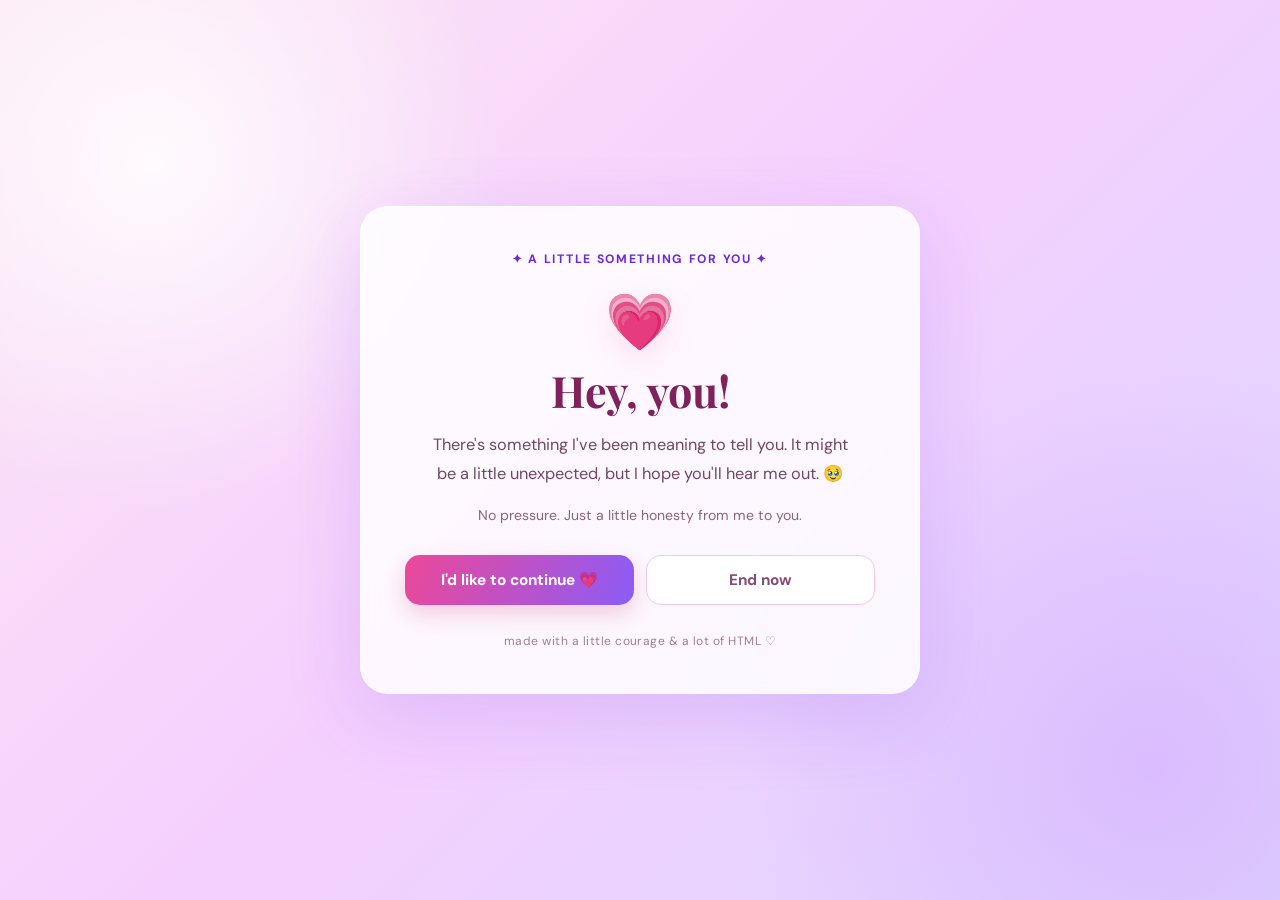
<file: index.html>
<!DOCTYPE html>
<html lang="en">
<head>
  <meta charset="UTF-8">
  <meta name="viewport" content="width=device-width, initial-scale=1.0">
  <meta name="theme-color" content="#fce7f3">
  <title>A Little Message for You 💗</title>
  <link rel="stylesheet" href="style.css">
</head>
<body>
  <div class="hearts" aria-hidden="true">
    <span>♡</span><span>✦</span><span>♡</span><span>✧</span><span>♡</span>
  </div>

  <main class="card">
    <div class="eyebrow">✦ a little something for you ✦</div>
    <div class="big-heart" aria-hidden="true">💗</div>
    <h1>Hey, you!</h1>
    <p class="intro">
      There's something I've been meaning to tell you.
      It might be a little unexpected, but I hope you'll hear me out. 🥹
    </p>
    <p class="small-note">No pressure. Just a little honesty from me to you.</p>

    <div class="actions">
      <a class="button primary" href="confession.html">I'd like to continue 💗</a>
      <a class="button secondary" href="confirm.html">End now</a>
    </div>
    <footer>made with a little courage & a lot of HTML ♡</footer>
  </main>
</body>
</html>
</file>
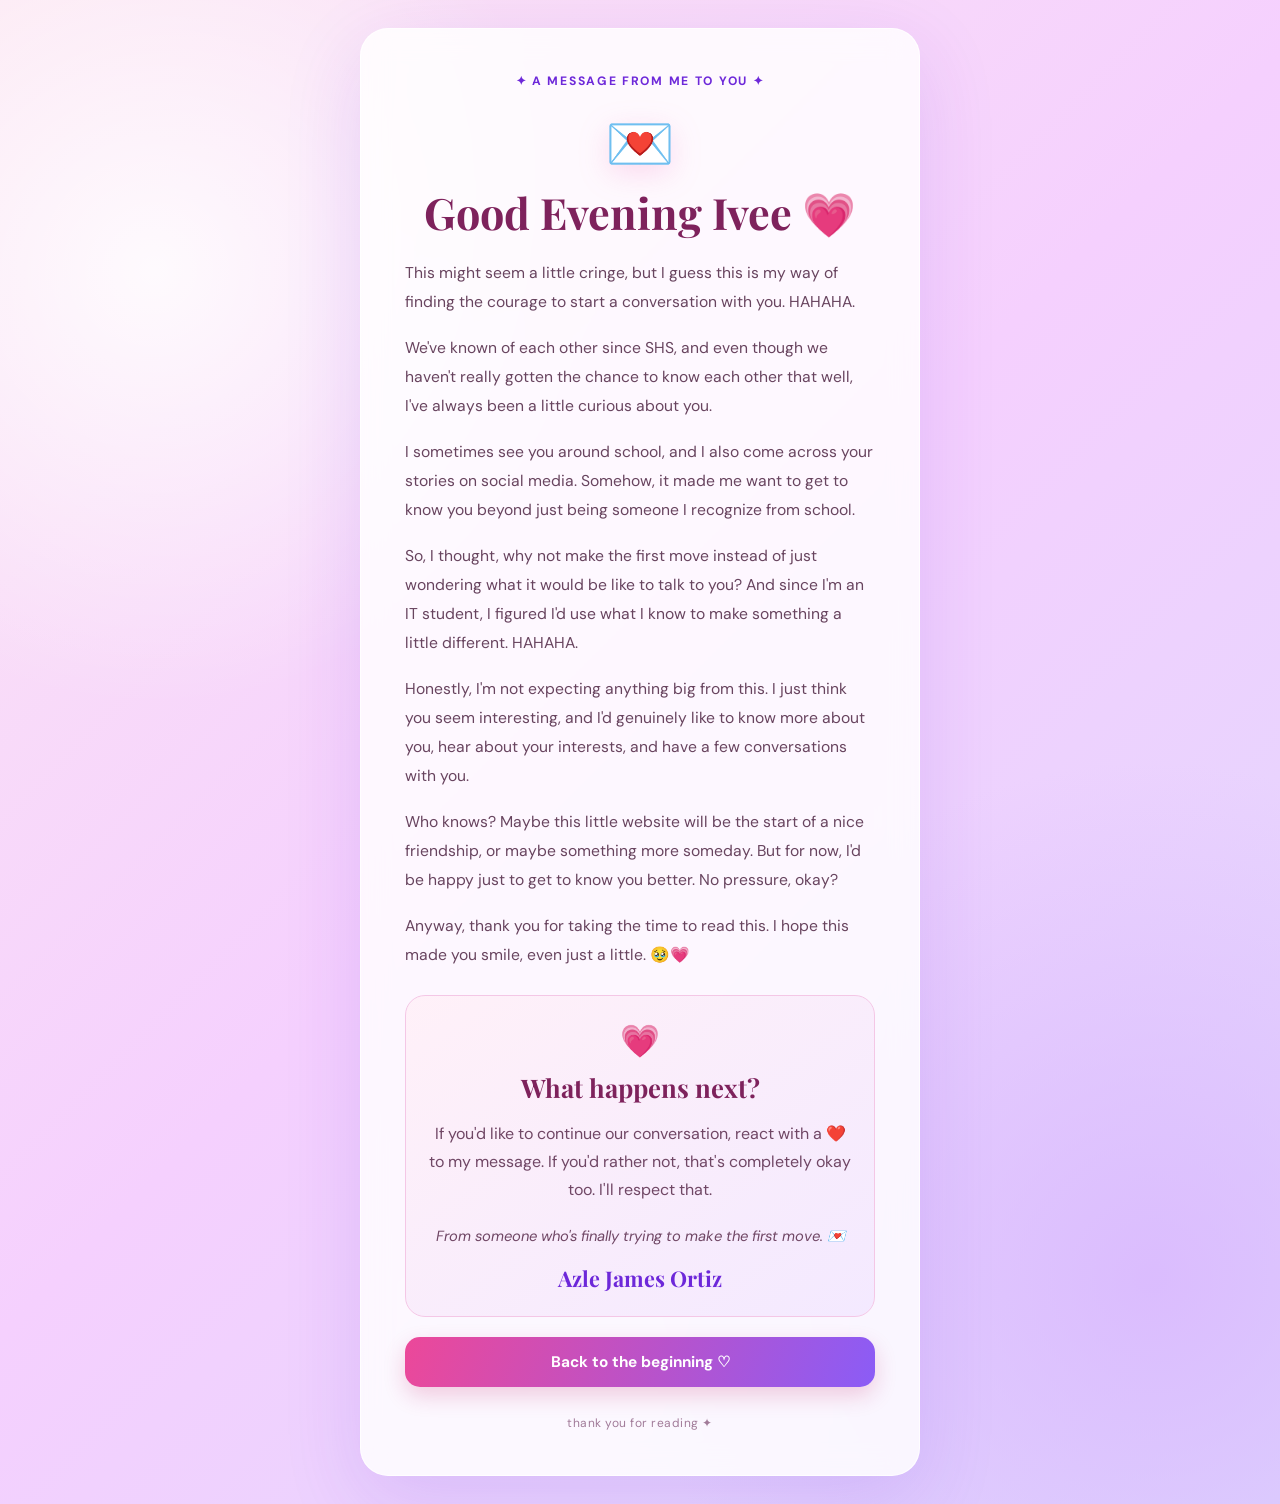
<file: confession.html>
<!DOCTYPE html>
<html lang="en">
<head>
  <meta charset="UTF-8">
  <meta name="viewport" content="width=device-width, initial-scale=1.0">
  <meta name="theme-color" content="#fce7f3">
  <title>A Little Honesty 💌</title>
  <link rel="stylesheet" href="style.css">
</head>
<body>
  <div class="hearts" aria-hidden="true">
    <span>♡</span><span>✦</span><span>♡</span><span>✧</span><span>♡</span>
  </div>

  <main class="card letter-card">
    <div class="eyebrow">✦ a message from me to you ✦</div>
    <div class="big-heart" aria-hidden="true">💌</div>
    <h1>Good Evening Ivee 💗</h1>

    <article class="letter">
      <p>This might seem a little cringe, but I guess this is my way of finding the courage to start a conversation with you. HAHAHA.</p>

      <p>We've known of each other since SHS, and even though we haven't really gotten the chance to know each other that well, I've always been a little curious about you.</p>

      <p>I sometimes see you around school, and I also come across your stories on social media. Somehow, it made me want to get to know you beyond just being someone I recognize from school.</p>

      <p>So, I thought, why not make the first move instead of just wondering what it would be like to talk to you? And since I'm an IT student, I figured I'd use what I know to make something a little different. HAHAHA.</p>

      <p>Honestly, I'm not expecting anything big from this. I just think you seem interesting, and I'd genuinely like to know more about you, hear about your interests, and have a few conversations with you.</p>

      <p>Who knows? Maybe this little website will be the start of a nice friendship, or maybe something more someday. But for now, I'd be happy just to get to know you better. No pressure, okay?</p>

      <p>Anyway, thank you for taking the time to read this. I hope this made you smile, even just a little. 🥹💗</p>
    </article>

    <section class="ending">
      <div class="ending-heart">💗</div>
      <h2>What happens next?</h2>
      <p>If you'd like to continue our conversation, react with a <strong>❤️</strong> to my message. If you'd rather not, that's completely okay too. I'll respect that.</p>
      <p class="signature">From someone who's finally trying to make the first move. 💌</p>
      <div class="name">Azle James Ortiz</div>
    </section>

    <a class="button primary full-button" href="index.html">Back to the beginning ♡</a>
    <footer>thank you for reading ✦</footer>
  </main>
</body>
</html>
</file>
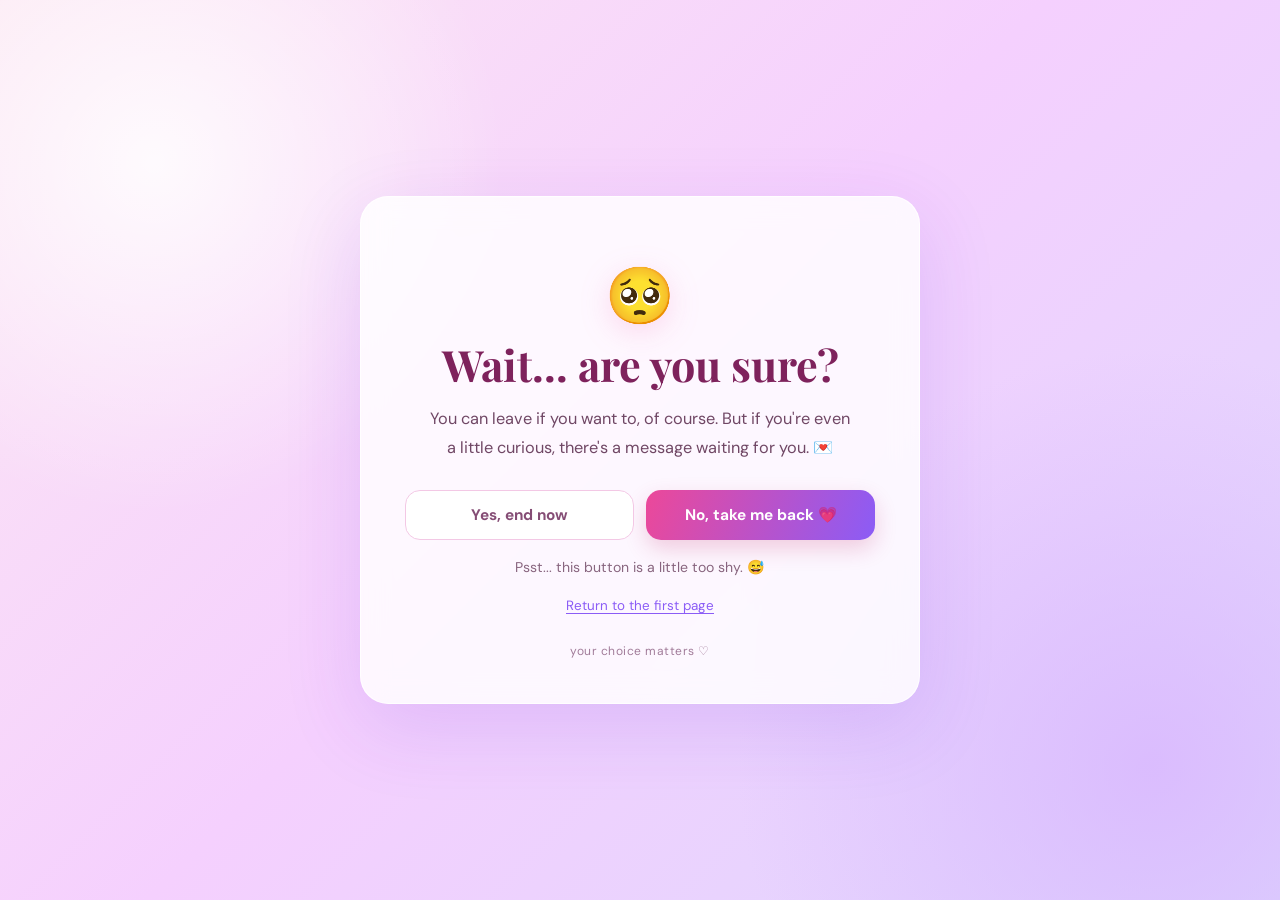
<file: confirm.html>
<!DOCTYPE html>
<html lang="en">
<head>
  <meta charset="UTF-8">
  <meta name="viewport" content="width=device-width, initial-scale=1.0">
  <meta name="theme-color" content="#fce7f3">
  <title>Are You Sure? 🥺</title>
  <link rel="stylesheet" href="style.css">
</head>
<body>
  <div class="hearts" aria-hidden="true">
    <span>♡</span><span>✦</span><span>♡</span><span>✧</span><span>♡</span>
  </div>

  <main class="card">
    <div class="big-heart" aria-hidden="true">🥺</div>
    <h1>Wait... are you sure?</h1>
    <p class="intro">You can leave if you want to, of course. But if you're even a little curious, there's a message waiting for you. 💌</p>

    <div class="actions confirm-actions">
      <button class="button secondary" id="endButton" type="button" aria-label="Yes, end now">Yes, end now</button>
      <a class="button primary" href="index.html">No, take me back 💗</a>
    </div>
    <p class="small-note" id="playfulNote" aria-live="polite">Psst... this button is a little too shy. 😅</p>
    <a class="quiet-link" href="index.html">Return to the first page</a>
    <footer>your choice matters ♡</footer>
  </main>
  <script src="script.js"></script>
</body>
</html>
</file>
<file: style.css>
@import url('https://fonts.googleapis.com/css2?family=DM+Sans:wght@400;500;600;700&family=Playfair+Display:wght@600;700&display=swap');

:root {
  --pink: #ec4899;
  --pink-dark: #be185d;
  --purple: #8b5cf6;
  --purple-dark: #6d28d9;
  --ink: #51204a;
  --muted: #88657f;
  --glass: rgba(255, 255, 255, 0.83);
}

* { box-sizing: border-box; }

html { min-height: 100%; }

body {
  margin: 0;
  min-height: 100vh;
  padding: 28px 16px;
  display: flex;
  align-items: center;
  justify-content: center;
  color: var(--ink);
  font-family: 'DM Sans', sans-serif;
  background:
    radial-gradient(circle at 12% 18%, rgba(255,255,255,.85), transparent 26%),
    radial-gradient(circle at 90% 85%, rgba(216,180,254,.75), transparent 30%),
    linear-gradient(135deg, #fce7f3 0%, #f5d0fe 48%, #ddd6fe 100%);
  overflow-x: hidden;
}

.hearts {
  position: fixed;
  inset: 0;
  overflow: hidden;
  pointer-events: none;
  z-index: 0;
}

.hearts span {
  position: absolute;
  bottom: -50px;
  color: rgba(190, 24, 93, .22);
  font-size: 26px;
  animation: float-up 13s linear infinite;
}
.hearts span:nth-child(1) { left: 8%; animation-delay: 0s; font-size: 32px; }
.hearts span:nth-child(2) { left: 28%; animation-delay: 3s; font-size: 19px; }
.hearts span:nth-child(3) { left: 58%; animation-delay: 6s; font-size: 38px; }
.hearts span:nth-child(4) { left: 76%; animation-delay: 2s; font-size: 22px; }
.hearts span:nth-child(5) { left: 91%; animation-delay: 8s; font-size: 30px; }

@keyframes float-up {
  0% { transform: translateY(0) rotate(0); opacity: 0; }
  12% { opacity: 1; }
  85% { opacity: .75; }
  100% { transform: translateY(-115vh) rotate(28deg); opacity: 0; }
}

.card {
  position: relative;
  z-index: 1;
  width: min(100%, 560px);
  padding: clamp(25px, 6vw, 44px);
  text-align: center;
  border: 1px solid rgba(255,255,255,.8);
  border-radius: 28px;
  background: var(--glass);
  box-shadow: 0 24px 80px rgba(109, 40, 217, .14);
  backdrop-filter: blur(14px);
  animation: appear .65s ease both;
}

@keyframes appear {
  from { opacity: 0; transform: translateY(14px) scale(.985); }
  to { opacity: 1; transform: translateY(0) scale(1); }
}

.eyebrow {
  color: var(--purple-dark);
  font-size: .76rem;
  font-weight: 700;
  letter-spacing: .14em;
  text-transform: uppercase;
}

.big-heart {
  margin: 18px 0 8px;
  font-size: 3.5rem;
  filter: drop-shadow(0 8px 15px rgba(236,72,153,.18));
  animation: heartbeat 2s ease-in-out infinite;
}

@keyframes heartbeat {
  0%, 100% { transform: scale(1); }
  8% { transform: scale(1.08); }
  16% { transform: scale(1); }
  24% { transform: scale(1.05); }
  32% { transform: scale(1); }
}

h1, h2 {
  font-family: 'Playfair Display', Georgia, serif;
  color: #7e225c;
}

h1 {
  margin: 8px 0 14px;
  font-size: clamp(2rem, 7vw, 2.7rem);
  line-height: 1.15;
}

.intro {
  max-width: 420px;
  margin: 0 auto;
  color: #704765;
  font-size: 1.02rem;
  line-height: 1.8;
}

.small-note {
  margin: 16px 0 0;
  color: var(--muted);
  font-size: .88rem;
  line-height: 1.6;
}

.actions {
  display: grid;
  gap: 12px;
  margin-top: 28px;
}

.button {
  min-height: 50px;
  display: inline-flex;
  align-items: center;
  justify-content: center;
  padding: 13px 20px;
  border: 0;
  border-radius: 15px;
  font: inherit;
  font-size: .96rem;
  font-weight: 700;
  text-decoration: none;
  cursor: pointer;
  transition: transform .2s ease, box-shadow .2s ease, background .2s ease;
  -webkit-tap-highlight-color: transparent;
}

.button:hover { transform: translateY(-2px); }
.button:focus-visible { outline: 3px solid #7c3aed; outline-offset: 3px; }

.primary {
  color: white;
  background: linear-gradient(110deg, var(--pink), var(--purple));
  box-shadow: 0 9px 22px rgba(190, 24, 93, .2);
}
.primary:hover { box-shadow: 0 12px 28px rgba(109, 40, 217, .25); }

.secondary {
  color: #854d75;
  background: #fff;
  border: 1px solid #f3c8e5;
}

.confirm-actions { position: relative; }
#endButton { position: relative; }
.quiet-link {
  display: inline-block;
  margin-top: 18px;
  color: #8b5cf6;
  font-size: .84rem;
  text-decoration: underline;
  text-underline-offset: 3px;
}

.letter-card { text-align: left; }
.letter-card > .eyebrow,
.letter-card > .big-heart,
.letter-card > h1,
.letter-card > footer { text-align: center; }

.letter {
  margin-top: 20px;
  color: #68445f;
  font-size: .98rem;
  line-height: 1.85;
}
.letter p { margin: 0 0 17px; }

.ending {
  margin-top: 26px;
  padding: 24px 20px;
  border: 1px solid #f4c7e6;
  border-radius: 20px;
  background: linear-gradient(145deg, rgba(255,240,248,.95), rgba(243,232,255,.95));
  text-align: center;
}
.ending-heart { font-size: 2rem; }
.ending h2 { margin: 8px 0; font-size: 1.6rem; }
.ending p { color: #704765; line-height: 1.75; }
.signature { margin-top: 20px; font-size: .92rem; font-style: italic; }
.name {
  margin-top: 12px;
  color: var(--purple-dark);
  font-family: 'Playfair Display', Georgia, serif;
  font-size: 1.35rem;
  font-weight: 700;
}
.full-button { width: 100%; margin-top: 20px; }

footer {
  margin-top: 28px;
  color: #a17b99;
  font-size: .75rem;
  letter-spacing: .04em;
}

@media (min-width: 520px) {
  .actions { grid-template-columns: 1fr 1fr; }
}

@media (prefers-reduced-motion: reduce) {
  *, *::before, *::after {
    animation-duration: .01ms !important;
    animation-iteration-count: 1 !important;
    scroll-behavior: auto !important;
    transition-duration: .01ms !important;
  }
}
</file>
